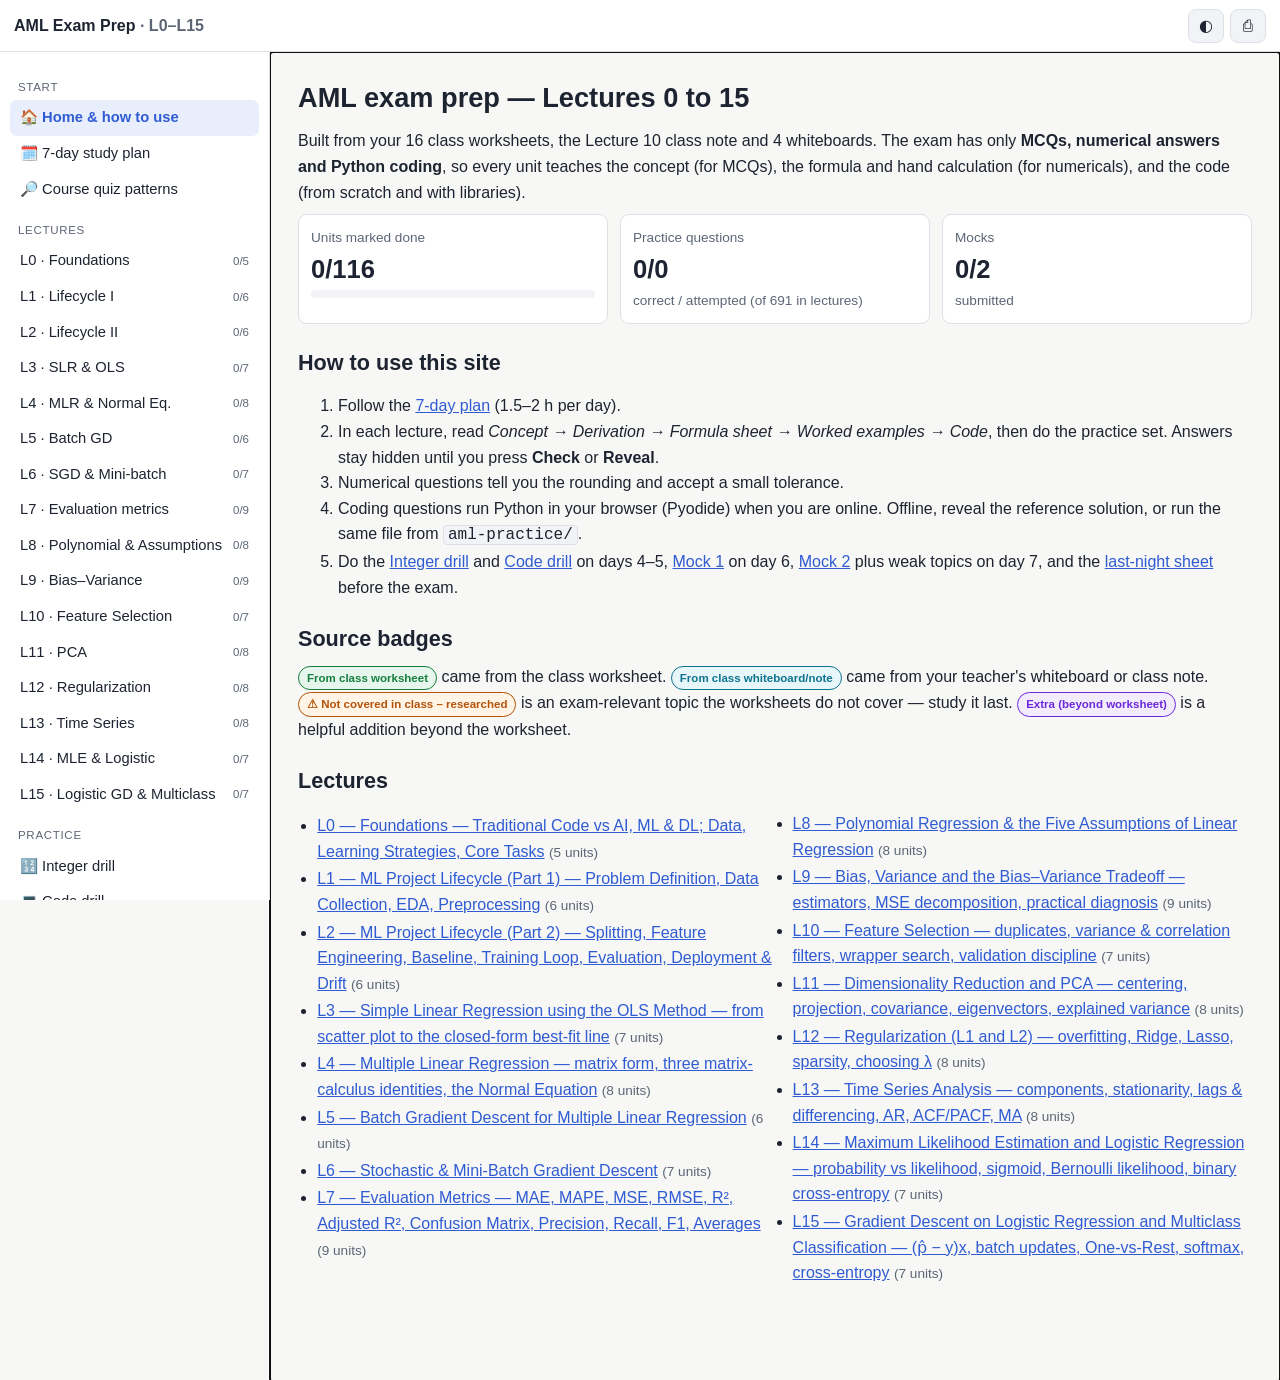
<file: aml-exam-prep/index.html>
<!doctype html>
<html lang="en">
<head>
<meta charset="utf-8">
<meta name="viewport" content="width=device-width, initial-scale=1">
<title>AML Exam Prep</title>
<link rel="stylesheet" href="vendor/katex/katex.min.css">
<link rel="stylesheet" href="css/style.css">
<script>
  // apply saved theme before paint
  try { var t = localStorage.getItem('amlprep.theme'); if (t) document.documentElement.setAttribute('data-theme', t); } catch (e) {}
</script>
</head>
<body>
<header class="topbar">
  <button id="menuBtn" class="iconbtn" aria-label="Open menu">☰</button>
  <a href="#/home" class="brand">AML Exam Prep <span class="muted">· L0–L15</span></a>
  <div class="topbar-right">
    <button id="themeBtn" class="iconbtn" title="Toggle light/dark">◐</button>
    <button id="printBtn" class="iconbtn" title="Print this page">⎙</button>
  </div>
</header>
<div class="layout">
  <nav id="sidebar" class="sidebar" aria-label="Main navigation"></nav>
  <main id="main" class="main" tabindex="-1"></main>
</div>

<script src="vendor/katex/katex.min.js"></script>
<script src="vendor/katex/auto-render.min.js"></script>
<script src="vendor/marked.min.js"></script>
<script src="js/core.js"></script>
<script src="js/plots.js"></script>
<script src="data/code_bundle.js"></script>
<script src="data/lec00.js"></script>
<script src="data/lec01.js"></script>
<script src="data/lec02.js"></script>
<script src="data/lec03.js"></script>
<script src="data/lec04.js"></script>
<script src="data/lec05.js"></script>
<script src="data/lec06.js"></script>
<script src="data/lec07.js"></script>
<script src="data/lec08.js"></script>
<script src="data/lec09.js"></script>
<script src="data/lec10.js"></script>
<script src="data/lec11.js"></script>
<script src="data/lec12.js"></script>
<script src="data/lec13.js"></script>
<script src="data/lec14.js"></script>
<script src="data/lec15.js"></script>
<script src="data/patterns.js"></script>
<script src="data/drills.js"></script>
<script src="data/mock1.js"></script>
<script src="data/mock2.js"></script>
<script src="data/plan.js"></script>
<script src="js/app.js"></script>
</body>
</html>
</file>
<file: aml-exam-prep/css/style.css>
/* ===== Theme tokens ===== */
:root {
  --bg: #f7f7f5; --panel: #ffffff; --panel2: #f1f3f6; --fg: #1d2330; --muted: #5d6676; --line: #dde1e7;
  --accent: #2f5bd3; --accent-soft: #e8eefc; --ok: #15803d; --ok-soft: #e7f6ec; --bad: #b42318; --bad-soft: #fdecea;
  --warn: #b45309; --warn-soft: #fff4e5; --key: #6d28d9; --key-soft: #f2ecfe; --code-bg: #f4f5f8; --axis: #5b6472; --grid: #e6e9ee;
  --hook: #0e7490; --hook-soft: #e6f6f9;
  --s1: #2563eb; --s2: #ea580c; --s3: #16a34a; --s4: #dc2626; --s5: #9333ea; --s6: #0d9488; --s7: #6b7280;
  --radius: 10px; --sidebar: 270px;
  --font: -apple-system, BlinkMacSystemFont, "Segoe UI", Roboto, "Helvetica Neue", Arial, sans-serif;
  --mono: ui-monospace, SFMono-Regular, Menlo, Consolas, monospace;
}
@media (prefers-color-scheme: dark) {
  :root:not([data-theme="light"]) {
    --bg: #12151b; --panel: #1a1f27; --panel2: #222833; --fg: #e5e9f0; --muted: #9aa4b2; --line: #2e3542;
    --accent: #7aa2ff; --accent-soft: #1f2a44; --ok: #4ade80; --ok-soft: #13291c; --bad: #f87171; --bad-soft: #2f1717;
    --warn: #fbbf24; --warn-soft: #2d2410; --key: #c4a8ff; --key-soft: #261d3a; --code-bg: #161a21; --axis: #a3adbb; --grid: #2a313c;
    --hook: #5fd0e6; --hook-soft: #10272c;
    --s1: #60a5fa; --s2: #fb923c; --s3: #4ade80; --s4: #f87171; --s5: #c084fc; --s6: #2dd4bf; --s7: #9ca3af;
  }
}
:root[data-theme="dark"] {
  --bg: #12151b; --panel: #1a1f27; --panel2: #222833; --fg: #e5e9f0; --muted: #9aa4b2; --line: #2e3542;
  --accent: #7aa2ff; --accent-soft: #1f2a44; --ok: #4ade80; --ok-soft: #13291c; --bad: #f87171; --bad-soft: #2f1717;
  --warn: #fbbf24; --warn-soft: #2d2410; --key: #c4a8ff; --key-soft: #261d3a; --code-bg: #161a21; --axis: #a3adbb; --grid: #2a313c;
  --hook: #5fd0e6; --hook-soft: #10272c;
  --s1: #60a5fa; --s2: #fb923c; --s3: #4ade80; --s4: #f87171; --s5: #c084fc; --s6: #2dd4bf; --s7: #9ca3af;
}

* { box-sizing: border-box; }
html, body { margin: 0; padding: 0; }
body { background: var(--bg); color: var(--fg); font-family: var(--font); font-size: 16px; line-height: 1.6; }
a { color: var(--accent); }
h1, h2, h3, h4 { line-height: 1.25; margin: 1.2em 0 .5em; }
h1 { font-size: 1.7rem; margin-top: .4em; }
h2 { font-size: 1.35rem; }
h3 { font-size: 1.12rem; }
p { margin: .55em 0; }
code { font-family: var(--mono); font-size: .9em; background: var(--code-bg); padding: .08em .3em; border-radius: 4px; }
pre { background: var(--code-bg); border: 1px solid var(--line); border-radius: 8px; padding: 12px 14px; overflow-x: auto; font-size: .86rem; line-height: 1.5; }
pre code { background: none; padding: 0; }
:not(pre) > code { overflow-wrap: anywhere; }
table { border-collapse: collapse; margin: .6em 0; font-size: .93rem; display: block; overflow-x: auto; max-width: 100%; }
th, td { border: 1px solid var(--line); padding: 5px 9px; vertical-align: top; text-align: left; }
th { background: var(--panel2); }
.muted { color: var(--muted); }
.small { font-size: .85rem; }

/* ===== Layout ===== */
.topbar { position: sticky; top: 0; z-index: 30; display: flex; align-items: center; gap: 10px; height: 52px; padding: 0 14px; background: var(--panel); border-bottom: 1px solid var(--line); }
.brand { font-weight: 700; color: var(--fg); text-decoration: none; }
.topbar-right { margin-left: auto; display: flex; gap: 6px; }
.iconbtn { background: var(--panel2); border: 1px solid var(--line); color: var(--fg); border-radius: 8px; height: 34px; min-width: 36px; cursor: pointer; font-size: 1rem; }
#menuBtn { display: none; }
.layout { display: flex; min-height: calc(100vh - 52px); }
.sidebar { width: var(--sidebar); flex: 0 0 var(--sidebar); background: var(--panel); border-right: 1px solid var(--line); padding: 12px 10px 40px; position: sticky; top: 52px; height: calc(100vh - 52px); overflow-y: auto; }
.sidebar .grp { font-size: .72rem; text-transform: uppercase; letter-spacing: .06em; color: var(--muted); margin: 14px 8px 4px; }
.sidebar a { display: flex; align-items: center; gap: 8px; padding: 6px 10px; border-radius: 7px; color: var(--fg); text-decoration: none; font-size: .92rem; }
.sidebar a:hover { background: var(--panel2); }
.sidebar a.active { background: var(--accent-soft); color: var(--accent); font-weight: 600; }
.sidebar .pill { margin-left: auto; font-size: .72rem; color: var(--muted); }
.main { flex: 1; min-width: 0; padding: 18px 28px 80px; max-width: 1080px; }
@media (max-width: 900px) {
  #menuBtn { display: inline-block; }
  .sidebar { position: fixed; left: 0; top: 52px; z-index: 40; transform: translateX(-105%); transition: transform .2s; box-shadow: 4px 0 20px rgba(0,0,0,.2); }
  .sidebar.open { transform: none; }
  .main { padding: 14px 16px 70px; }
}

/* ===== Cards & boxes ===== */
.card { background: var(--panel); border: 1px solid var(--line); border-radius: var(--radius); padding: 16px 18px; margin: 14px 0; }
.unit { scroll-margin-top: 64px; }
.unit-head { display: flex; flex-wrap: wrap; align-items: center; gap: 8px 12px; }
.unit-head h2 { margin: 0; font-size: 1.25rem; }
.unit-meta { font-size: .82rem; color: var(--muted); }
.badge { display: inline-block; font-size: .72rem; font-weight: 600; padding: 2px 8px; border-radius: 999px; border: 1px solid; white-space: nowrap; }
.badge.class { color: var(--ok); border-color: var(--ok); background: var(--ok-soft); }
.badge.board { color: var(--hook); border-color: var(--hook); background: var(--hook-soft); }
.badge.res { color: var(--warn); border-color: var(--warn); background: var(--warn-soft); }
.badge.extra { color: var(--key); border-color: var(--key); background: var(--key-soft); }
.badge.tag { color: var(--muted); border-color: var(--line); background: var(--panel2); }
.donebox { margin-left: auto; font-size: .85rem; display: flex; align-items: center; gap: 6px; cursor: pointer; }
.sec { margin-top: 16px; }
.sec > .sec-title { font-weight: 700; font-size: .8rem; text-transform: uppercase; letter-spacing: .07em; color: var(--muted); border-bottom: 1px solid var(--line); padding-bottom: 4px; margin-bottom: 8px; }
.box { border-left: 4px solid var(--line); background: var(--panel2); padding: 10px 14px; border-radius: 6px; margin: 10px 0; }
.box .bt { font-weight: 700; font-size: .78rem; letter-spacing: .06em; text-transform: uppercase; margin-bottom: 2px; }
.box.hook { border-color: var(--hook); background: var(--hook-soft); } .box.hook .bt { color: var(--hook); }
.box.key { border-color: var(--key); background: var(--key-soft); } .box.key .bt { color: var(--key); }
.box.warn { border-color: var(--warn); background: var(--warn-soft); } .box.warn .bt { color: var(--warn); }
.box.take { border-color: var(--ok); background: var(--ok-soft); } .box.take .bt { color: var(--ok); }
.box.think { border-color: var(--accent); background: var(--accent-soft); } .box.think .bt { color: var(--accent); }
.box.res { border-color: var(--warn); background: var(--warn-soft); }
.source { font-size: .8rem; color: var(--muted); margin-top: 8px; }

/* derivations */
.deriv { border: 1px solid var(--line); border-radius: 8px; padding: 10px 14px; margin: 10px 0; background: var(--panel); }
.deriv h4 { margin: 0 0 6px; }
.deriv ol { padding-left: 1.4em; margin: 0; }
.deriv li { margin: 6px 0 10px; }
.deriv .why { font-size: .88rem; color: var(--muted); border-left: 3px solid var(--accent); padding-left: 8px; margin-top: 2px; }
.deriv .why::before { content: "why: "; font-weight: 700; color: var(--accent); }
.deriv .final { margin-top: 8px; padding: 8px; border: 2px solid var(--accent); border-radius: 8px; background: var(--accent-soft); }
.katex-display { overflow-x: auto; overflow-y: hidden; padding: 2px 0; }
.katex { position: relative; }  /* keeps KaTeX's hidden MathML inside scrolling tables on narrow screens */

/* formulas */
.ftable td:first-child { min-width: 180px; }

/* plots */
.plot { margin: 12px 0; }
.plot .ptitle { font-weight: 600; font-size: .92rem; margin-bottom: 4px; }
.plot svg { max-width: 100%; height: auto; background: var(--panel); border: 1px solid var(--line); border-radius: 8px; }
.plot .notice { font-size: .87rem; color: var(--fg); background: var(--panel2); border-radius: 6px; padding: 6px 10px; margin-top: 6px; }
.plot .notice::before { content: "What to notice: "; font-weight: 700; color: var(--accent); }
.multi { display: flex; flex-wrap: wrap; gap: 10px; }
.multi > div { flex: 1 1 260px; min-width: 0; }
svg .ax { stroke: var(--axis); } svg .gr { stroke: var(--grid); } svg .tk { fill: var(--muted); font-size: 11px; font-family: var(--font); }
svg .lbl { fill: var(--fg); font-size: 12px; font-family: var(--font); } svg .ttl { fill: var(--fg); font-size: 13px; font-weight: 600; font-family: var(--font); }
svg .fg { fill: var(--fg); } svg .fgs { stroke: var(--fg); } svg .pn { fill: var(--panel); } svg .pn2 { fill: var(--panel2); }

/* code */
.codeblock { margin: 10px 0; }
.tabs { display: flex; gap: 4px; flex-wrap: wrap; }
.tabs button { border: 1px solid var(--line); background: var(--panel2); color: var(--fg); padding: 5px 10px; border-radius: 7px 7px 0 0; cursor: pointer; font-size: .85rem; }
.tabs button.on { background: var(--code-bg); border-bottom-color: var(--code-bg); font-weight: 600; }
.codeblock pre { margin-top: 0; border-top-left-radius: 0; }
.outlabel { font-size: .78rem; font-weight: 700; color: var(--muted); text-transform: uppercase; letter-spacing: .05em; margin-top: 4px; }
pre.output { background: var(--panel2); border-style: dashed; }
.fname { font-family: var(--mono); font-size: .78rem; color: var(--muted); }

/* questions */
.q { border: 1px solid var(--line); border-radius: 9px; padding: 12px 14px; margin: 12px 0; background: var(--panel); }
.q .qhead { display: flex; gap: 8px; align-items: center; flex-wrap: wrap; font-size: .8rem; color: var(--muted); margin-bottom: 6px; }
.q .qnum { font-weight: 700; color: var(--fg); }
.q .opts { list-style: none; padding: 0; margin: 8px 0; }
.q .opts li { margin: 5px 0; }
.q .opts label { display: flex; gap: 8px; align-items: flex-start; padding: 6px 9px; border: 1px solid var(--line); border-radius: 7px; cursor: pointer; }
.q .opts label:hover { background: var(--panel2); }
.q .opts input { margin-top: 5px; }
.q .opts label.right { border-color: var(--ok); background: var(--ok-soft); }
.q .opts label.wrong { border-color: var(--bad); background: var(--bad-soft); }
.q .actions { display: flex; gap: 8px; flex-wrap: wrap; align-items: center; margin-top: 8px; }
.btn { border: 1px solid var(--accent); background: var(--accent); color: #fff; padding: 6px 14px; border-radius: 7px; cursor: pointer; font-size: .9rem; }
.btn.ghost { background: transparent; color: var(--accent); }
.btn.small { padding: 3px 9px; font-size: .8rem; }
.btn:disabled { opacity: .5; cursor: not-allowed; }
.q input.num, .q input.txt { font-size: 1rem; padding: 5px 8px; border: 1px solid var(--line); border-radius: 7px; background: var(--panel); color: var(--fg); width: 180px; }
.q input.txt { width: min(100%, 420px); font-family: var(--mono); }
.q .verdict { font-weight: 700; }
.q .verdict.ok { color: var(--ok); } .q .verdict.no { color: var(--bad); }
.q .sol { margin-top: 10px; border-top: 1px dashed var(--line); padding-top: 8px; }
.q .sol .whyopt { font-size: .9rem; }
.q .sol .whyopt li { margin: 4px 0; }
.q textarea.editor { width: 100%; min-height: 200px; font-family: var(--mono); font-size: .86rem; line-height: 1.45; background: var(--code-bg); color: var(--fg); border: 1px solid var(--line); border-radius: 8px; padding: 10px; tab-size: 4; }
.q .runout { white-space: pre-wrap; }
.hidden { display: none !important; }

/* misc pages */
.grid2 { display: grid; grid-template-columns: repeat(auto-fit, minmax(240px, 1fr)); gap: 12px; }
.stat { background: var(--panel); border: 1px solid var(--line); border-radius: 9px; padding: 12px; }
.stat .big { font-size: 1.6rem; font-weight: 700; }
.bar { height: 8px; background: var(--panel2); border-radius: 99px; overflow: hidden; }
.bar > i { display: block; height: 100%; background: var(--accent); }
.toc { columns: 2 260px; padding-left: 1.2em; }
.toc li { break-inside: avoid; margin: 2px 0; }
.timer { position: sticky; top: 58px; z-index: 20; display: flex; gap: 12px; align-items: center; background: var(--panel); border: 1px solid var(--line); border-radius: 9px; padding: 8px 12px; margin: 10px 0; }
.timer .clock { font-family: var(--mono); font-size: 1.2rem; font-weight: 700; }
.timer .clock.low { color: var(--bad); }
.weak { color: var(--bad); font-weight: 600; }
.strong { color: var(--ok); font-weight: 600; }
.kbd { font-family: var(--mono); background: var(--panel2); border: 1px solid var(--line); border-radius: 4px; padding: 0 4px; }

/* print */
@media print {
  .topbar, .sidebar, .actions, .donebox, .tabs, .timer { display: none !important; }
  .main { max-width: none; padding: 0; }
  .card, .q { break-inside: avoid; border-color: #bbb; }
  .sol.hidden, .hidden { display: none !important; }
  body { background: #fff; color: #000; }
}
</file>
